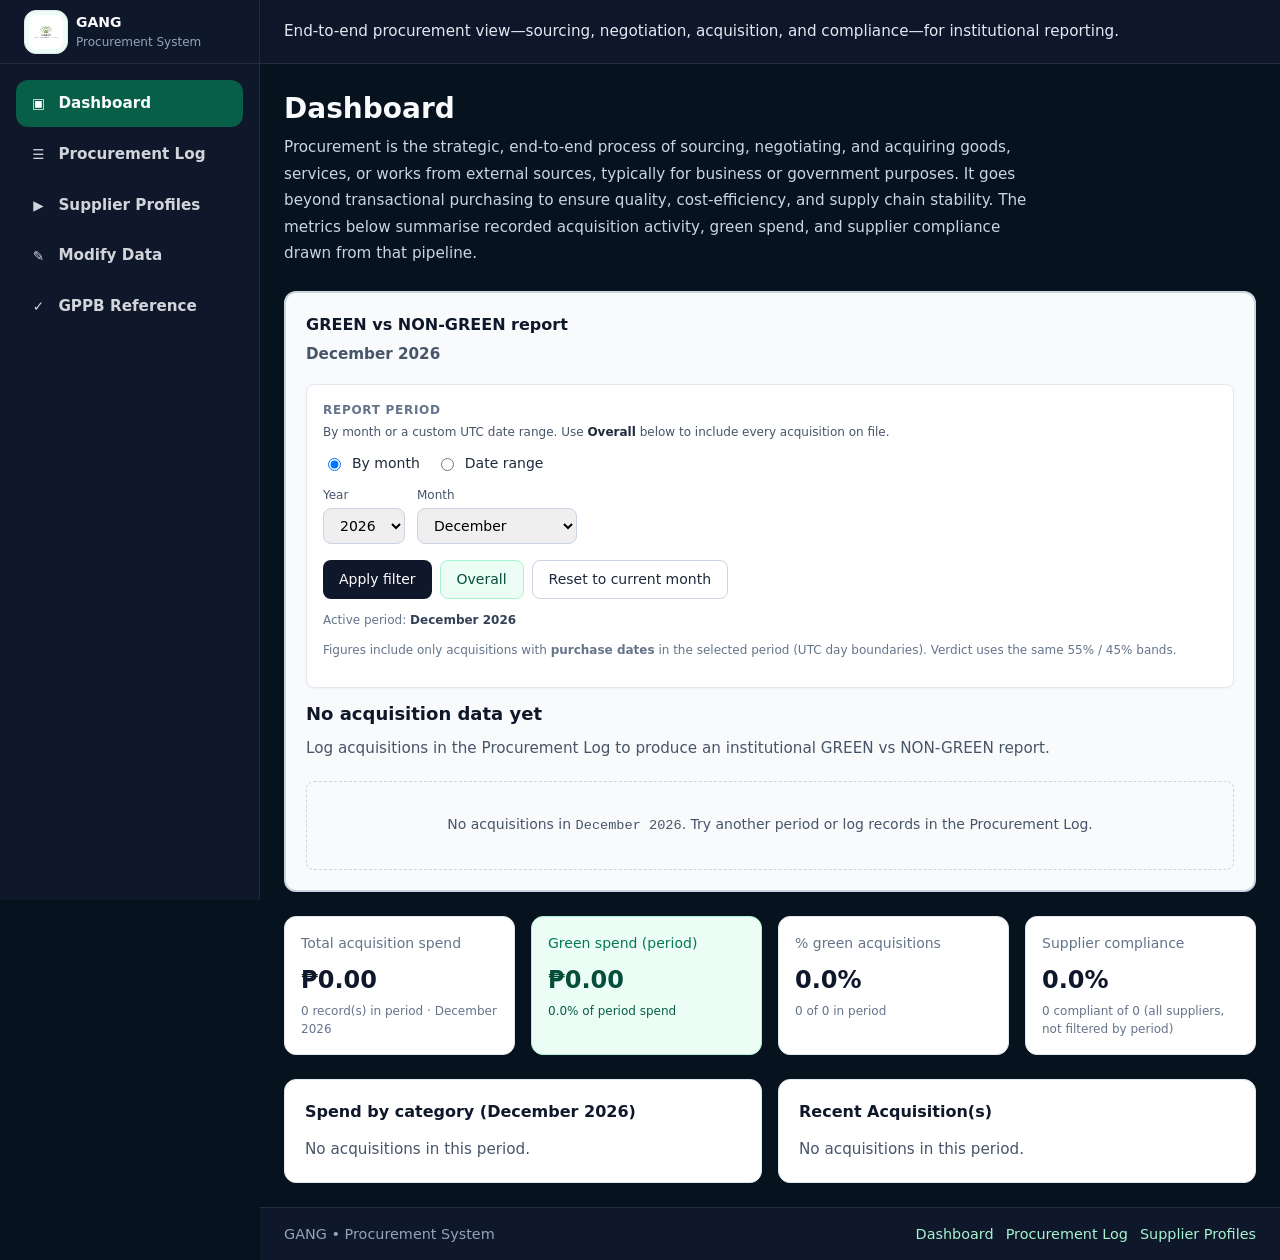
<file: index.html>
<!DOCTYPE html>
<!-- Dashboard shell for the app; JS renders the dashboard content inside this page -->
<html lang="en">
  <head>
    <meta charset="utf-8" />
    <meta name="viewport" content="width=device-width, initial-scale=1" />
    <title>Dashboard - Procurement System</title>
    <meta
      name="description"
      content="Strategic procurement: sourcing through acquisition, supplier posture, and GPPB-aligned compliance—beyond transactional purchasing alone."
    />
    <link rel="icon" href="GPC.png" type="image/png" />
    <link rel="stylesheet" href="styles.css" />
    <link rel="stylesheet" href="dashboard.css" />
    <script>window.__FORCE_ROUTE = "dashboard";</script>
  </head>
  <body>
    <!-- App shell: persistent layout with sidebar navigation and main content -->
    <div class="app-shell">
      <aside class="sidebar" aria-label="Main navigation">
        <div class="brand">
          <img src="GPC.png" alt="GANG Logo" class="brand-icon" />
          <div>
            <p class="brand-title">GANG</p>
            <p class="brand-sub">Procurement System</p>
          </div>
        </div>
        <nav class="nav" id="main-nav"></nav>
      </aside>
      <div class="main-column">
        <header class="topbar">
          <p class="topbar-tagline" id="header-tagline"></p>
        </header>
        <main class="content" id="view-root"></main>
        <footer class="app-footer">
          <div class="footer-copy">GANG • Procurement System</div>
          <div class="footer-links">
            <a href="index.html">Dashboard</a>
            <a href="procurement-log.html">Procurement Log</a>
            <a href="suppliers.html">Supplier Profiles</a>
          </div>
        </footer>
      </div>
    </div>
    <script src="dashboard.js" defer></script>
    <script src="app.js" defer></script>
  </body>
</html>
</file>
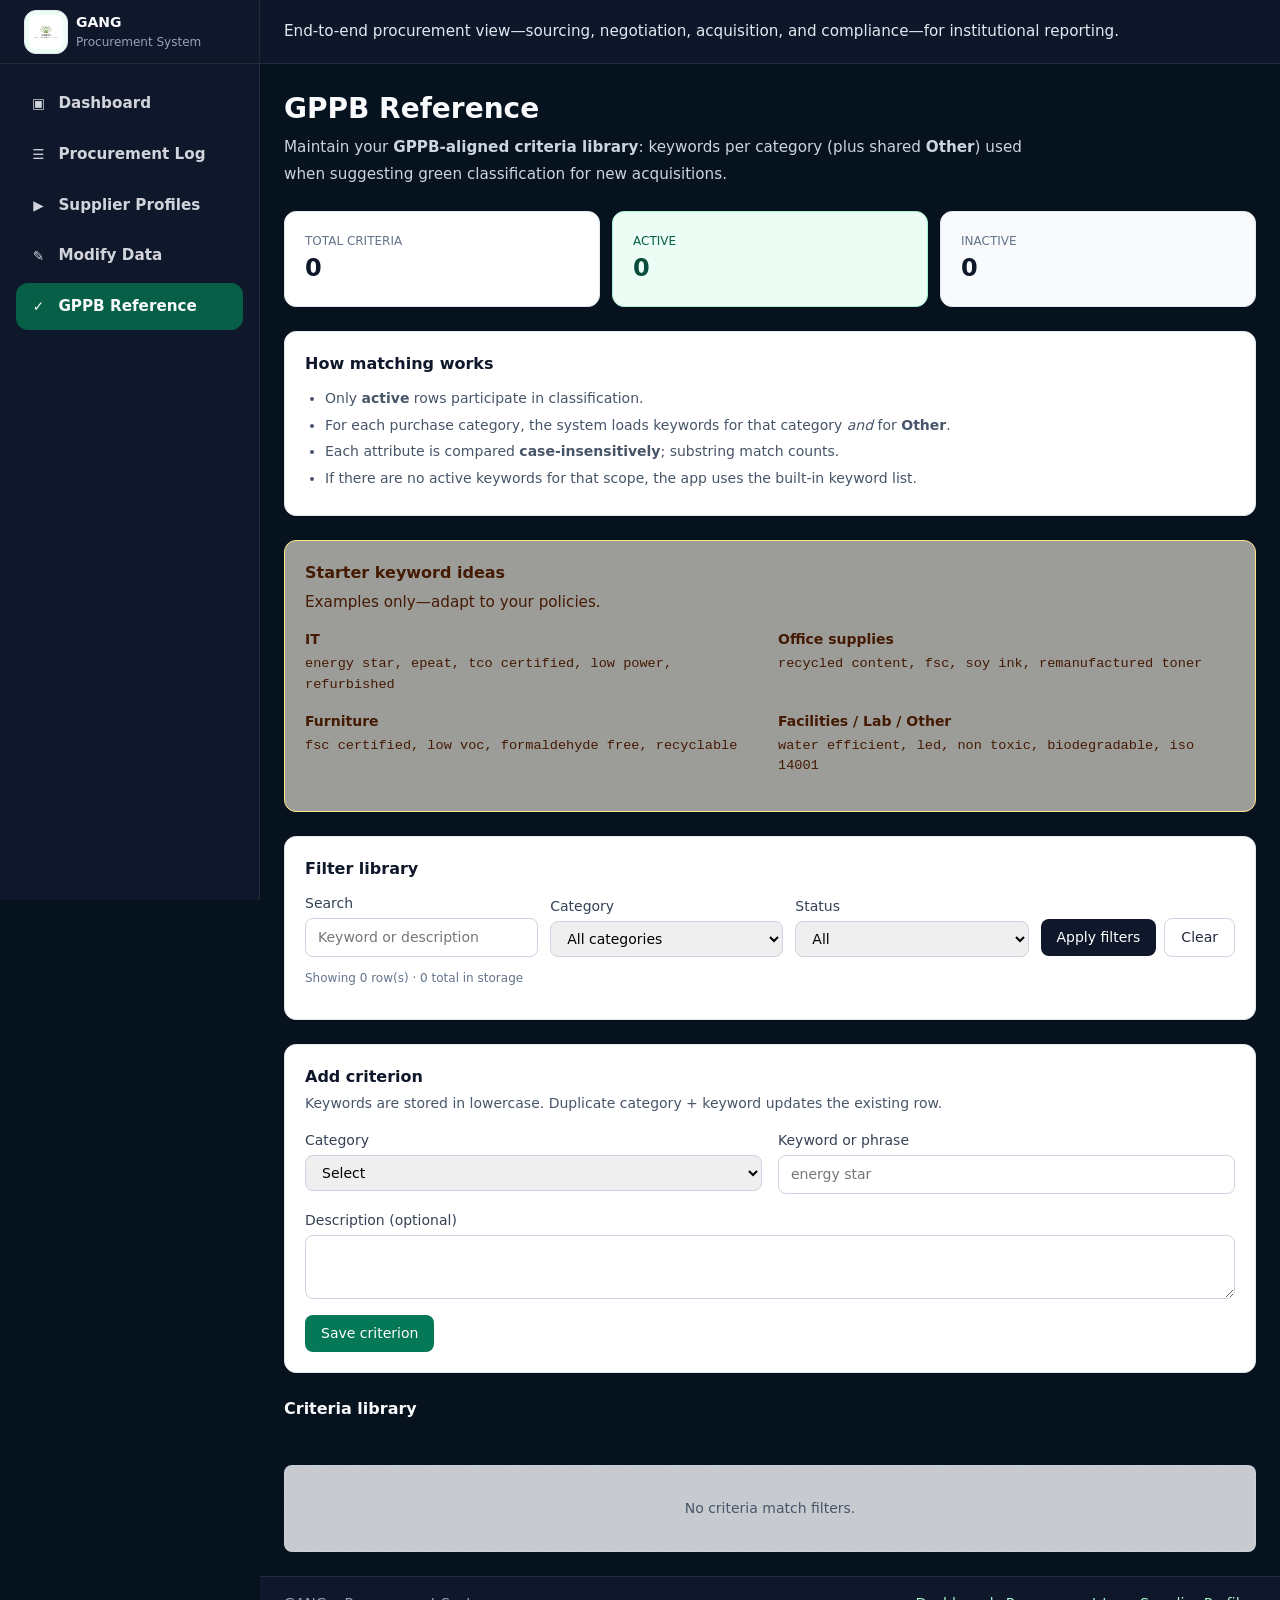
<file: gppb-reference.html>
<!DOCTYPE html>
<!-- GPPB Reference shell page; guide content is loaded by app.js and gppb-reference.js -->
<html lang="en">
  <head>
    <meta charset="utf-8" />
    <meta name="viewport" content="width=device-width, initial-scale=1" />
    <title>GPPB Reference - Procurement System</title>
    <meta
      name="description"
      content="Strategic procurement: sourcing through acquisition, supplier posture, and GPPB-aligned compliance—beyond transactional purchasing alone."
    />
    <link rel="icon" href="GPC.png" type="image/png" />
    <link rel="stylesheet" href="styles.css" />
    <link rel="stylesheet" href="gppb-reference.css" />
  </head>
  <body>
    <!-- App shell: persistent layout with sidebar navigation and main content -->
    <div class="app-shell">
      <aside class="sidebar" aria-label="Main navigation">
        <div class="brand">
          <img src="GPC.png" alt="GANG Logo" class="brand-icon" />
          <div>
            <p class="brand-title">GANG</p>
            <p class="brand-sub">Procurement System</p>
          </div>
        </div>
        <nav class="nav" id="main-nav"></nav>
      </aside>
      <div class="main-column">
        <header class="topbar">
          <p class="topbar-tagline" id="header-tagline"></p>
        </header>
        <main class="content" id="view-root"></main>
        <footer class="app-footer">
          <div class="footer-copy">GANG • Procurement System</div>
          <div class="footer-links">
            <a href="index.html">Dashboard</a>
            <a href="procurement-log.html">Procurement Log</a>
            <a href="suppliers.html">Supplier Profiles</a>
          </div>
        </footer>
      </div>
    </div>
    <script src="gppb-reference.js" defer></script>
    <script src="app.js" defer></script>
  </body>
</html>
</file>
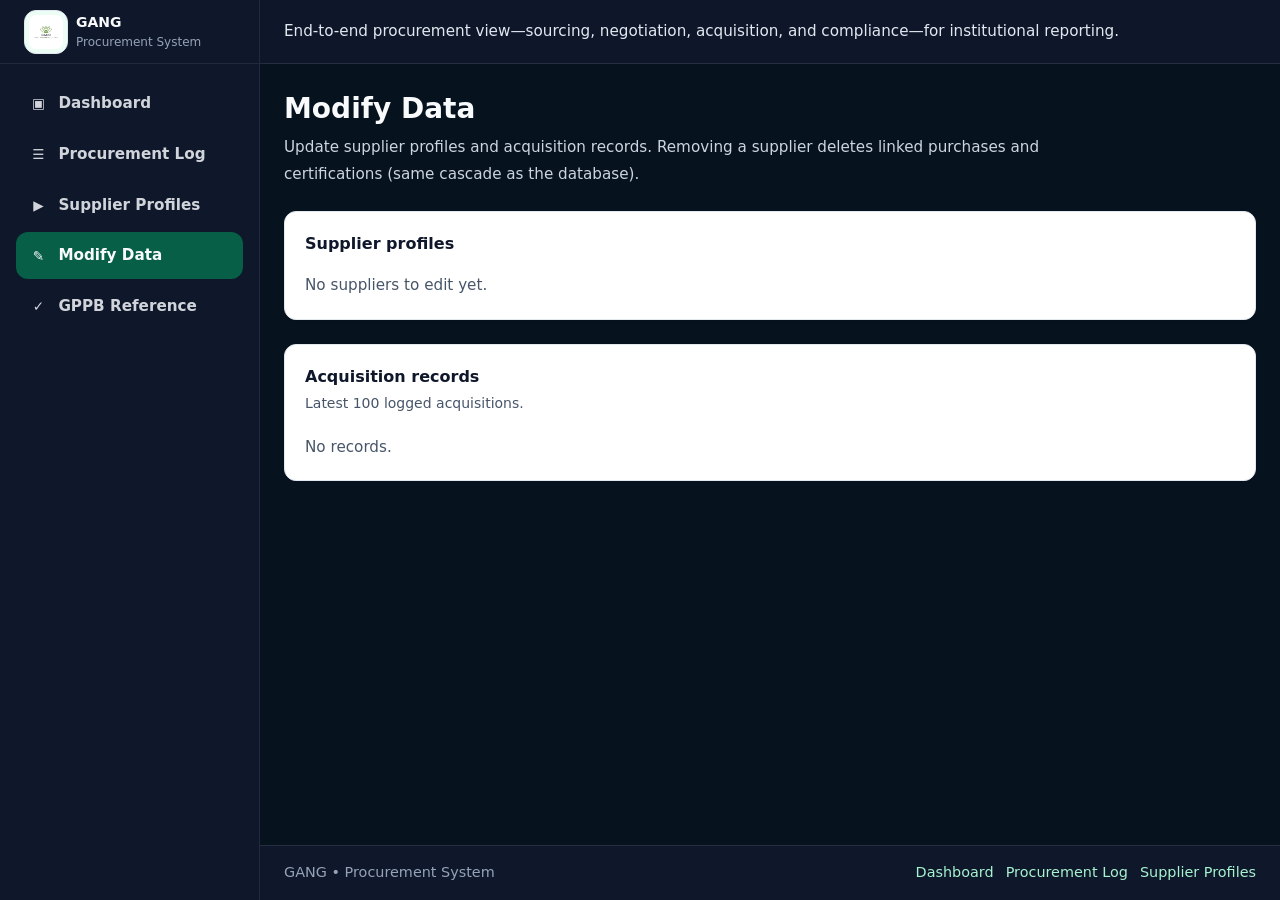
<file: modify-data.html>
<!DOCTYPE html>
<!-- Modify Data shell page; the form is mounted by app.js and modify-data.js -->
<html lang="en">
  <head>
    <meta charset="utf-8" />
    <meta name="viewport" content="width=device-width, initial-scale=1" />
    <title>Modify Data - Procurement System</title>
    <meta
      name="description"
      content="Strategic procurement: sourcing through acquisition, supplier posture, and GPPB-aligned compliance—beyond transactional purchasing alone."
    />
    <link rel="icon" href="GPC.png" type="image/png" />
    <link rel="stylesheet" href="styles.css" />
    <link rel="stylesheet" href="modify-data.css" />
  </head>
  <body>
    <!-- App shell: persistent layout with sidebar navigation and main content -->
    <div class="app-shell">
      <aside class="sidebar" aria-label="Main navigation">
        <div class="brand">
          <img src="GPC.png" alt="GANG Logo" class="brand-icon" />
          <div>
            <p class="brand-title">GANG</p>
            <p class="brand-sub">Procurement System</p>
          </div>
        </div>
        <nav class="nav" id="main-nav"></nav>
      </aside>
      <div class="main-column">
        <header class="topbar">
          <p class="topbar-tagline" id="header-tagline"></p>
        </header>
        <main class="content" id="view-root"></main>
        <footer class="app-footer">
          <div class="footer-copy">GANG • Procurement System</div>
          <div class="footer-links">
            <a href="index.html">Dashboard</a>
            <a href="procurement-log.html">Procurement Log</a>
            <a href="suppliers.html">Supplier Profiles</a>
          </div>
        </footer>
      </div>
    </div>
    <script src="modify-data.js" defer></script>
    <script src="app.js" defer></script>
  </body>
</html>
</file>
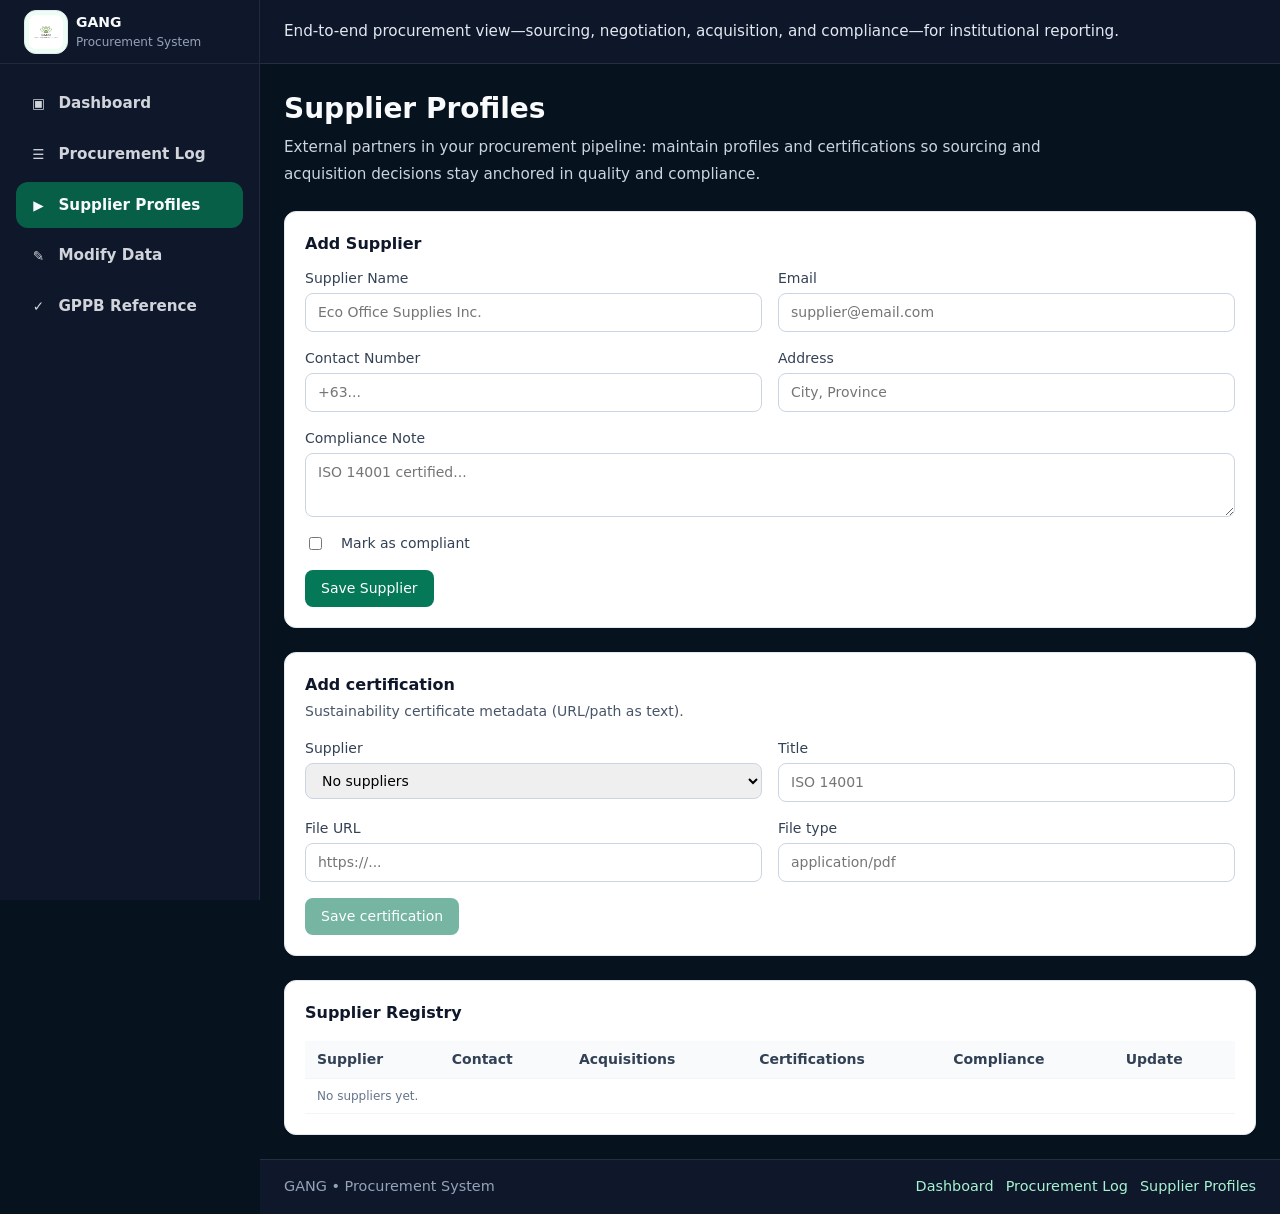
<file: suppliers.html>
<!DOCTYPE html>
<!-- Suppliers shell page; supplier profile UI is rendered by app.js and suppliers.js -->
<html lang="en">
  <head>
    <meta charset="utf-8" />
    <meta name="viewport" content="width=device-width, initial-scale=1" />
    <title>Supplier Profiles - Procurement System</title>
    <meta
      name="description"
      content="Strategic procurement: sourcing through acquisition, supplier posture, and GPPB-aligned compliance—beyond transactional purchasing alone."
    />
    <link rel="icon" href="GPC.png" type="image/png" />
    <link rel="stylesheet" href="styles.css" />
    <link rel="stylesheet" href="suppliers.css" />
  </head>
  <body>
    <!-- App shell: persistent layout with sidebar navigation and main content -->
    <div class="app-shell">
      <aside class="sidebar" aria-label="Main navigation">
        <div class="brand">
          <img src="GPC.png" alt="GANG Logo" class="brand-icon" />
          <div>
            <p class="brand-title">GANG</p>
            <p class="brand-sub">Procurement System</p>
          </div>
        </div>
        <nav class="nav" id="main-nav"></nav>
      </aside>
      <div class="main-column">
        <header class="topbar">
          <p class="topbar-tagline" id="header-tagline"></p>
        </header>
        <main class="content" id="view-root"></main>
        <footer class="app-footer">
          <div class="footer-copy">GANG • Procurement System</div>
          <div class="footer-links">
            <a href="index.html">Dashboard</a>
            <a href="procurement-log.html">Procurement Log</a>
            <a href="suppliers.html">Supplier Profiles</a>
          </div>
        </footer>
      </div>
    </div>
    <script src="suppliers.js" defer></script>
    <script src="app.js" defer></script>
  </body>
</html>
</file>
<file: styles.css>
/* Global shared styles for the Green Procurement System app */
:root {
  --background: #f8fafc;
  --foreground: #0f172a;
  --slate-50: #f8fafc;
  --slate-100: #f1f5f9;
  --slate-200: #e2e8f0;
  --slate-300: #cbd5e1;
  --slate-500: #64748b;
  --slate-600: #475569;
  --slate-700: #334155;
  --slate-800: #1e293b;
  --slate-900: #0f172a;
  --emerald-50: #ecfdf5;
  --emerald-100: #d1fae5;
  --emerald-200: #a7f3d0;
  --emerald-700: #047857;
  --emerald-800: #065f46;
  --emerald-900: #064e3b;
  --emerald-950: #022c22;
  --amber-50: #fffbeb;
  --amber-200: #fde68a;
  --amber-300: #fcd34d;
  --amber-800: #92400e;
  --amber-950: #451a03;
  --rose-50: #fff1f2;
  --rose-100: #ffe4e6;
  --rose-200: #fecdd3;
  --rose-800: #9f1239;
  --sidebar-w: 260px;
  --font-sans: system-ui, -apple-system, "Segoe UI", Roboto, "Helvetica Neue", Arial, sans-serif;
  --font-mono: ui-monospace, "Cascadia Code", Consolas, monospace;
}

*,
*::before,
*::after {
  box-sizing: border-box;
}

html {
  height: 100%;
}

/* Global theme and base app layout */
body {
  margin: 0;
  min-height: 100%;
  background: #07101f;
  color: var(--foreground);
  font-family: var(--font-sans);
  line-height: 1.5;
  -webkit-font-smoothing: antialiased;
}

.app-shell {
  min-height: 100vh;
  background: #07121f;
}

@media (min-width: 768px) {
  .app-shell {
    display: grid;
    grid-template-columns: var(--sidebar-w) 1fr;
  }
}

.sidebar {
  border-bottom: 1px solid rgba(148, 163, 184, 0.12);
  background: #0f172a;
  color: #e2e8f0;
}

@media (min-width: 768px) {
  .sidebar {
    position: sticky;
    top: 0;
    align-self: start;
    border-bottom: none;
    border-right: 1px solid rgba(255, 255, 255, 0.08);
    min-height: 100vh;
    overflow-y: auto;
  }
}

.brand {
  display: flex;
  align-items: center;
  gap: 0.5rem;
  height: 4rem;
  padding: 0 1.5rem;
  border-bottom: 1px solid rgba(255, 255, 255, 0.08);
}

.brand-icon {
  width: 2.75rem;
  height: 2.75rem;
  flex-shrink: 0;
  display: block;
  object-fit: contain;
  padding: 0.25rem;
  background: var(--emerald-50);
  border: 1px solid var(--slate-200);
  border-radius: 0.75rem;
}

.brand-title {
  margin: 0;
  font-size: 0.875rem;
  font-weight: 600;
  color: #f8fafc;
}

.brand-sub {
  margin: 0;
  font-size: 0.75rem;
  color: #94a3b8;
}

.nav {
  padding: 1rem;
  display: flex;
  flex-direction: row;
  flex-wrap: wrap;
  gap: 0.25rem;
}

@media (min-width: 768px) {
  .nav {
    flex-direction: column;
    flex-wrap: nowrap;
  }
}

/* Navigation links: desktop and mobile styling */
.nav a {
  display: flex;
  align-items: center;
  gap: 0.75rem;
  padding: 0.75rem 0.9rem;
  border-radius: 0.75rem;
  font-size: 0.95rem;
  font-weight: 600;
  color: #d1d5db;
  text-decoration: none;
  transition: background 0.2s, color 0.2s, transform 0.2s;
}

.nav a:hover {
  background: rgba(255, 255, 255, 0.08);
  color: #f8fafc;
  transform: translateX(2px);
}

.nav a.active {
  background: #065f46;
  color: #f8fafc;
}

.nav a .nav-emoji {
  width: 1rem;
  text-align: center;
  font-size: 0.85rem;
}

.main-column {
  display: flex;
  min-height: 100vh;
  flex-direction: column;
}

.topbar {
  display: flex;
  height: 4rem;
  align-items: center;
  border-bottom: 1px solid rgba(148, 163, 184, 0.16);
  background: #0e172a;
  padding: 0 1.5rem;
}

.topbar-tagline {
  margin: 0;
  font-size: 0.95rem;
  color: #e2e8f0;
}

.content {
  flex: 1;
  padding: 1.5rem;
  background: transparent;
}

.stack {
  display: flex;
  flex-direction: column;
  gap: 1.5rem;
}

.page-title {
  margin: 0;
  font-size: 1.75rem;
  font-weight: 700;
  color: #f8fafc;
}

.lead {
  margin: 0.25rem 0 0;
  max-width: 48rem;
  font-size: 0.95rem;
  line-height: 1.75;
  color: #cbd5e1;
}

.lead.tight {
  margin-top: 0.5rem;
  color: #cbd5e1;
}

.card {
  border-radius: 0.75rem;
  border: 1px solid var(--slate-200);
  background: #fff;
  padding: 1.25rem;
  box-shadow: 0 1px 2px rgb(15 23 42 / 0.04);
}

.card .page-title {
  color: var(--slate-900);
}

.card .lead {
  color: var(--slate-600);
}

.card h2 {
  margin: 0 0 0.25rem;
  font-size: 1rem;
  font-weight: 600;
  color: var(--slate-900);
}

.card .card-desc {
  margin: 0 0 1rem;
  font-size: 0.875rem;
  color: var(--slate-600);
}

.card.border-emerald {
  border-color: var(--emerald-200);
}

.card.bg-emerald-soft {
  background: var(--emerald-50);
}

.card.border-amber {
  border-color: var(--amber-200);
  background: rgb(255 251 235 / 0.6);
}

.report-panel {
  border-radius: 0.75rem;
  border: 2px solid var(--slate-300);
  padding: 1.25rem;
  box-shadow: 0 1px 2px rgb(15 23 42 / 0.04);
}

.report-panel.tone-green {
  border-color: var(--emerald-200);
  background: rgb(236 253 245 / 0.9);
}

.report-panel.tone-amber {
  border-color: var(--amber-300);
  background: var(--amber-50);
}

.report-panel.tone-slate {
  border-color: var(--slate-300);
  background: var(--slate-50);
}

.grid-kpi {
  display: grid;
  gap: 1rem;
}

@media (min-width: 768px) {
  .grid-kpi {
    grid-template-columns: repeat(2, 1fr);
  }
}

@media (min-width: 1280px) {
  .grid-kpi {
    grid-template-columns: repeat(4, 1fr);
  }
}

.report-panel .page-title {
  color: var(--slate-900);
}

.report-panel .lead {
  color: var(--slate-600);
}

.kpi {
  border-radius: 0.75rem;
  border: 1px solid var(--slate-200);
  background: #fff;
  padding: 1rem;
  box-shadow: 0 1px 2px rgb(15 23 42 / 0.04);
}

.kpi.emerald {
  border-color: var(--emerald-200);
  background: var(--emerald-50);
}

.kpi-label {
  margin: 0;
  font-size: 0.875rem;
  color: var(--slate-500);
}

.kpi.emerald .kpi-label {
  color: var(--emerald-700);
}

.kpi-value {
  margin: 0.5rem 0 0;
  font-size: 1.5rem;
  font-weight: 600;
  color: var(--slate-900);
}

.kpi.emerald .kpi-value {
  color: var(--emerald-900);
}

.kpi-meta {
  margin: 0.25rem 0 0;
  font-size: 0.75rem;
  color: var(--slate-500);
}

.kpi.emerald .kpi-meta {
  color: var(--emerald-800);
}

.grid-2 {
  display: grid;
  gap: 1rem;
}

@media (min-width: 1024px) {
  .grid-2 {
    grid-template-columns: repeat(2, 1fr);
  }
}

.form-grid {
  display: grid;
  gap: 1rem;
}

@media (min-width: 768px) {
  .form-grid.cols-2 {
    grid-template-columns: repeat(2, 1fr);
  }
}

label.block {
  display: flex;
  flex-direction: column;
  gap: 0.25rem;
}

label.block span {
  font-size: 0.875rem;
  font-weight: 500;
  color: var(--slate-700);
}

input:not([type]),
input[type="text"],
input[type="email"],
input[type="number"],
input[type="date"],
input[type="search"],
input[type="url"],
select,
textarea {
  width: 100%;
  border: 1px solid var(--slate-300);
  border-radius: 0.5rem;
  padding: 0.5rem 0.75rem;
  font: inherit;
  font-size: 0.875rem;
  outline: none;
}

/* File input styling similar to Tailwind's file:* utilities */
.file-input {
  display: block;
  width: 100%;
  font-size: 0.875rem;
  color: var(--slate-700);
}

.file-input::file-selector-button {
  margin-right: 0.75rem;
  border: 0;
  border-radius: 0.375rem;
  background: var(--emerald-700);
  color: #fff;
  padding: 0.375rem 0.75rem;
  font-size: 0.875rem;
  font-weight: 500;
  cursor: pointer;
}

.file-input::file-selector-button:hover {
  background: var(--emerald-800);
}

.import-grid {
  margin-top: 1.5rem;
  display: grid;
  gap: 1.5rem;
}

@media (min-width: 1024px) {
  .import-grid {
    grid-template-columns: repeat(2, 1fr);
  }
}

.import-subcard {
  border-radius: 0.5rem;
  border: 1px solid rgba(241, 245, 249, 1);
  background: rgba(248, 250, 252, 0.8);
  padding: 1rem;
}

.import-subcard h3 {
  margin: 0;
  font-size: 0.875rem;
  font-weight: 600;
  color: var(--slate-900);
}

.import-subcard p {
  margin: 0.25rem 0 0;
  font-size: 0.75rem;
  color: var(--slate-600);
}

.link-emerald {
  display: inline-flex;
  margin-top: 0.5rem;
  font-size: 0.75rem;
  font-weight: 500;
  color: #065f46;
  text-decoration: underline;
}

.result-box {
  margin-top: 0.75rem;
  border-radius: 0.375rem;
  border: 1px solid var(--slate-200);
  background: #fff;
  padding: 0.75rem;
  font-size: 0.75rem;
}

.result-box .title {
  margin: 0;
  font-weight: 500;
  color: var(--slate-800);
}

.result-box ul {
  margin: 0.5rem 0 0;
  padding-left: 1.1rem;
  max-height: 10rem;
  overflow-y: auto;
  color: #9f1239;
}

input:focus,
select:focus,
textarea:focus {
  box-shadow: 0 0 0 2px var(--emerald-200);
}

textarea {
  resize: vertical;
  min-height: 4rem;
}

.btn {
  display: inline-flex;
  align-items: center;
  justify-content: center;
  gap: 0.35rem;
  border: none;
  border-radius: 0.5rem;
  padding: 0.5rem 1rem;
  font: inherit;
  font-size: 0.875rem;
  font-weight: 500;
  cursor: pointer;
  transition: filter 0.15s, background 0.15s;
}

.btn:disabled {
  opacity: 0.55;
  cursor: not-allowed;
}

.btn-primary {
  background: var(--emerald-700);
  color: #fff;
}

.btn-primary:hover:not(:disabled) {
  background: var(--emerald-800);
}

.btn-dark {
  background: var(--slate-900);
  color: #fff;
}

.btn-dark:hover:not(:disabled) {
  background: var(--slate-800);
}

.btn-outline {
  background: #fff;
  border: 1px solid var(--slate-300);
  color: var(--slate-800);
}

.btn-outline:hover:not(:disabled) {
  background: rgba(255, 255, 255, 0.08);
}

.app-footer {
  display: flex;
  flex-wrap: wrap;
  gap: 1rem;
  justify-content: space-between;
  align-items: center;
  padding: 1rem 1.5rem;
  border-top: 1px solid rgba(148, 163, 184, 0.16);
  background: #0f172a;
  color: #cbd5e1;
}

.app-footer .footer-copy {
  font-size: 0.9rem;
  color: #94a3b8;
}

.app-footer .footer-links {
  display: flex;
  flex-wrap: wrap;
  gap: 0.75rem;
}

.app-footer a {
  color: #a7f3d0;
  text-decoration: none;
  font-size: 0.9rem;
}

.app-footer a:hover {
  text-decoration: underline;
}

/* Mobile-first responsive tweaks */
@media (max-width: 767px) {
  .app-shell {
    display: block;
  }

  .sidebar {
    position: static;
    min-height: auto;
    border-right: none;
    border-bottom: 1px solid rgba(148, 163, 184, 0.12);
    padding: 0.75rem 1rem;
  }

  .brand {
    flex-wrap: wrap;
    gap: 0.75rem;
    height: auto;
    padding: 0.75rem 1rem;
  }

  .brand-icon {
    width: 2.5rem;
    height: 2.5rem;
  }

  .nav {
    padding: 0.75rem 1rem 1rem;
    overflow-x: auto;
    white-space: nowrap;
  }

  .nav a {
    flex: 0 0 auto;
    white-space: nowrap;
  }

  .topbar,
  .app-footer {
    padding-left: 1rem;
    padding-right: 1rem;
  }

  .content {
    padding: 1rem;
  }

  .app-footer {
    justify-content: center;
    text-align: center;
  }
}

.btn-emerald-outline {
  background: var(--emerald-50);
  border: 1px solid var(--emerald-300, var(--emerald-200));
  color: var(--emerald-900);
}

.btn-emerald-outline:hover:not(:disabled) {
  background: var(--emerald-100);
}

.sr-only {
  position: absolute;
  width: 1px;
  height: 1px;
  padding: 0;
  margin: -1px;
  overflow: hidden;
  clip: rect(0, 0, 0, 0);
  border: 0;
}

.report-filter-card {
  border-radius: 0.5rem;
  border: 1px solid var(--slate-200);
  background: #fff;
  padding: 1rem;
  box-shadow: 0 1px 2px rgb(15 23 42 / 0.04);
}

.rf-title {
  margin: 0;
  font-size: 0.75rem;
  font-weight: 600;
  letter-spacing: 0.06em;
  text-transform: uppercase;
  color: var(--slate-500);
}

.rf-sub {
  margin: 0.25rem 0 0;
  font-size: 0.75rem;
  color: var(--slate-600);
}

.rf-strong {
  font-weight: 600;
  color: var(--slate-800);
}

.rf-types {
  margin: 0.75rem 0 0;
  display: flex;
  flex-wrap: wrap;
  gap: 1rem;
  font-size: 0.875rem;
  color: var(--slate-800);
  border: 0;
  padding: 0;
}

.rf-radio {
  display: inline-flex;
  align-items: center;
  gap: 0.5rem;
  cursor: pointer;
}

.rf-row {
  margin-top: 0.75rem;
  display: flex;
  flex-wrap: wrap;
  gap: 0.75rem;
  align-items: flex-end;
}

.rf-field {
  display: flex;
  flex-direction: column;
  gap: 0.25rem;
}

.rf-label {
  font-size: 0.75rem;
  font-weight: 500;
  color: var(--slate-600);
}

.rf-month {
  min-width: 10rem;
}

.rf-actions {
  margin-top: 1rem;
  display: flex;
  flex-wrap: wrap;
  gap: 0.5rem;
}

.rf-active {
  margin: 0.75rem 0 0;
  font-size: 0.75rem;
  color: var(--slate-500);
}

.rf-active-val {
  font-weight: 600;
  color: var(--slate-700);
}

.rf-none {
  margin: 0.75rem 0 0;
  font-size: 0.75rem;
  color: var(--slate-600);
}

.btn-danger {
  background: var(--rose-50);
  border: 1px solid var(--rose-200);
  color: var(--rose-800);
}

.btn-danger:hover:not(:disabled) {
  background: var(--rose-100);
}

.btn-sm {
  padding: 0.25rem 0.5rem;
  font-size: 0.75rem;
}

.table-wrap {
  margin-top: 1rem;
  overflow-x: auto;
}

table.data {
  width: 100%;
  min-width: 640px;
  border-collapse: collapse;
  font-size: 0.875rem;
}

table.data thead {
  background: var(--slate-50);
}

table.data th,
table.data td {
  padding: 0.5rem 0.75rem;
  text-align: left;
  border-bottom: 1px solid var(--slate-100);
}

table.data th {
  font-weight: 600;
  color: var(--slate-700);
}

.badge {
  display: inline-block;
  border-radius: 9999px;
  padding: 0.125rem 0.5rem;
  font-size: 0.75rem;
  font-weight: 600;
  white-space: nowrap;
}

.badge-green {
  background: var(--emerald-100);
  color: var(--emerald-800);
}

.badge-slate {
  background: var(--slate-100);
  color: var(--slate-700);
}

.hint {
  font-size: 0.75rem;
  color: var(--slate-500);
}

.suggest-box {
  border-radius: 0.5rem;
  border: 1px solid var(--emerald-200);
  background: var(--emerald-50);
  padding: 0.75rem;
  font-size: 0.875rem;
  color: var(--emerald-900);
}

.final-box {
  border-radius: 0.5rem;
  border: 1px solid var(--slate-200);
  background: var(--slate-50);
  padding: 0.75rem;
  font-size: 0.875rem;
  color: var(--slate-700);
}

.msg-error {
  color: #be123c;
  font-size: 0.875rem;
  margin: 0;
}

.msg-success {
  color: var(--emerald-800);
  font-size: 0.875rem;
  margin: 0;
}

.msg-info {
  color: var(--slate-700);
  font-size: 0.875rem;
  margin: 0;
}

fieldset.plain {
  border: none;
  margin: 0;
  padding: 0;
}

fieldset.plain legend {
  font-size: 0.875rem;
  font-weight: 500;
  color: var(--slate-700);
  margin-bottom: 0.35rem;
}

.radio-row {
  display: flex;
  flex-wrap: wrap;
  gap: 1rem;
  font-size: 0.875rem;
  color: var(--slate-700);
}

.radio-row label {
  display: inline-flex;
  align-items: center;
  gap: 0.35rem;
  cursor: pointer;
}

details.disclosure {
  border-radius: 0.5rem;
  border: 1px solid var(--slate-200);
  background: rgb(248 250 252 / 0.5);
}

details.disclosure[open] {
  background: #fff;
}

details.disclosure summary {
  cursor: pointer;
  padding: 0.75rem 1rem;
  font-size: 0.875rem;
  font-weight: 500;
  color: var(--slate-800);
  list-style: none;
}

details.disclosure summary::-webkit-details-marker {
  display: none;
}

details.disclosure .disclosure-body {
  border-top: 1px solid var(--slate-200);
  padding: 1rem;
}

.filter-bar {
  display: flex;
  flex-direction: column;
  gap: 0.75rem;
}

@media (min-width: 768px) {
  .filter-bar {
    flex-direction: row;
    flex-wrap: wrap;
    align-items: flex-end;
  }
}

.filter-bar .field {
  flex: 1;
  min-width: 8rem;
}

.pie-grid {
  display: grid;
  gap: 2rem;
  margin-top: 1.25rem;
  grid-auto-rows: minmax(320px, auto);
}

@media (min-width: 1024px) {
  .pie-grid {
    grid-template-columns: repeat(2, 1fr);
  }
}

/* Donut card wrapper and callout styling */
.pie-block {
  display: flex;
  flex-direction: column;
  align-items: center;
  justify-content: flex-start;
  text-align: center;
  min-height: 320px;
}

.pie-block h3 {
  margin: 0;
  font-size: 0.975rem;
  font-weight: 700;
  color: var(--slate-900);
}

.pie-block .pie-sub {
  margin: 0.125rem 0 0;
  font-size: 0.75rem;
  color: var(--slate-600);
}

.donut-wrap {
  position: relative;
  width: min(100%, 700px);
  aspect-ratio: 1 / 1;
  margin: 1rem auto 0;
  display: flex;
  flex-direction: column;
  align-items: center;
  justify-content: center;
}

.donut-svg {
  width: 100%;
  height: auto;
  display: block;
  overflow: visible;
}

.donut-svg path {
  outline: none;
}

.donut-svg path:focus,
.donut-svg path:focus-visible,
.donut-svg path:active {
  outline: none;
  box-shadow: none;
}

.pie-callout-line {
  stroke: var(--slate-400);
  stroke-width: 1.25;
  stroke-linecap: round;
  opacity: 0.72;
}

.pie-label-value {
  font-size: 2rem;
  fill: var(--slate-600);
  font-weight: 500;
}

.pie-tooltip {
  position: fixed;
  z-index: 9999;
  pointer-events: none;
  padding: 0.5rem 0.65rem;
  background: #fff;
  border: 1px solid var(--slate-200);
  border-radius: 0.5rem;
  box-shadow: 0 10px 25px rgb(15 23 42 / 0.12);
  font-size: 0.75rem;
  color: var(--slate-800);
  min-width: 8rem;
}

.pie-tooltip .tt-title {
  margin: 0;
  font-weight: 600;
  color: var(--slate-900);
}

.pie-tooltip .tt-body {
  margin: 0.2rem 0 0;
  color: var(--slate-600);
}

.pie-label {
  font-size: 2.5rem;
  fill: var(--slate-700);
  font-weight: 600;
  dominant-baseline: middle;
}

.pie-label.green {
  fill: var(--emerald-700);
}

.pie-label.non {
  fill: var(--slate-600);
}

.pie-legend {
  margin-top: 1rem;
  display: flex;
  justify-content: center;
  flex-wrap: wrap;
  gap: 0.75rem 1.25rem;
  font-size: 0.75rem;
  color: var(--slate-600);
}

.pie-legend span {
  display: inline-flex;
  align-items: center;
  gap: 0.35rem;
}

.swatch {
  width: 0.65rem;
  height: 0.65rem;
  border-radius: 2px;
}

.empty-dashed {
  margin-top: 1.25rem;
  border-radius: 0.5rem;
  border: 1px dashed var(--slate-300);
  background: rgb(248 250 252 / 0.8);
  padding: 2rem;
  text-align: center;
  font-size: 0.875rem;
  color: var(--slate-600);
}

.criteria-card {
  border-radius: 0.5rem;
  border: 1px solid var(--slate-200);
  background: rgb(248 250 252 / 0.6);
  padding: 0.75rem;
}

.criteria-card .kw {
  font-family: var(--font-mono);
  font-size: 0.875rem;
  font-weight: 600;
  color: var(--slate-900);
  margin: 0;
}

.cat-grid {
  display: grid;
  gap: 1rem;
}

@media (min-width: 1024px) {
  .cat-grid.cols-2 {
    grid-template-columns: repeat(2, 1fr);
  }
}

.stat-row {
  display: grid;
  gap: 0.75rem;
}

@media (min-width: 640px) {
  .stat-row.cols-3 {
    grid-template-columns: repeat(3, 1fr);
  }
}

.mono {
  font-family: var(--font-mono);
  font-size: 0.85rem;
}

ul.bullets {
  margin: 0.75rem 0 0;
  padding-left: 1.25rem;
  font-size: 0.875rem;
  color: var(--slate-600);
}

ul.bullets li {
  margin-bottom: 0.35rem;
}

.flex-between {
  display: flex;
  flex-wrap: wrap;
  align-items: center;
  justify-content: space-between;
  gap: 0.75rem;
}

.toolbar-gap {
  display: flex;
  flex-wrap: wrap;
  gap: 0.5rem;
  align-items: center;
}

.mt-1 {
  margin-top: 0.25rem;
}
.mt-3 {
  margin-top: 0.75rem;
}
.mt-4 {
  margin-top: 1rem;
}
.mb-0 {
  margin-bottom: 0;
}

.text-xs {
  font-size: 0.75rem;
}

.inline-form {
  display: flex;
  flex-wrap: wrap;
  gap: 0.35rem;
  align-items: center;
}

.footer-actions {
  margin-top: 2rem;
  padding-top: 1rem;
  border-top: 1px solid var(--slate-200);
  font-size: 0.75rem;
  color: var(--slate-500);
}
</file>
<file: dashboard.css>
/* Dashboard page-specific styles (kept minimal; shared styles live in styles.css). */
</file>
<file: gppb-reference.css>
/* GPPB Reference page-specific styles (kept minimal; shared styles live in styles.css). */
</file>
<file: modify-data.css>
/* Modify Data page-specific styles (kept minimal; shared styles live in styles.css). */
</file>
<file: suppliers.css>
/* Supplier Profiles page-specific styles (kept minimal; shared styles live in styles.css). */
</file>
